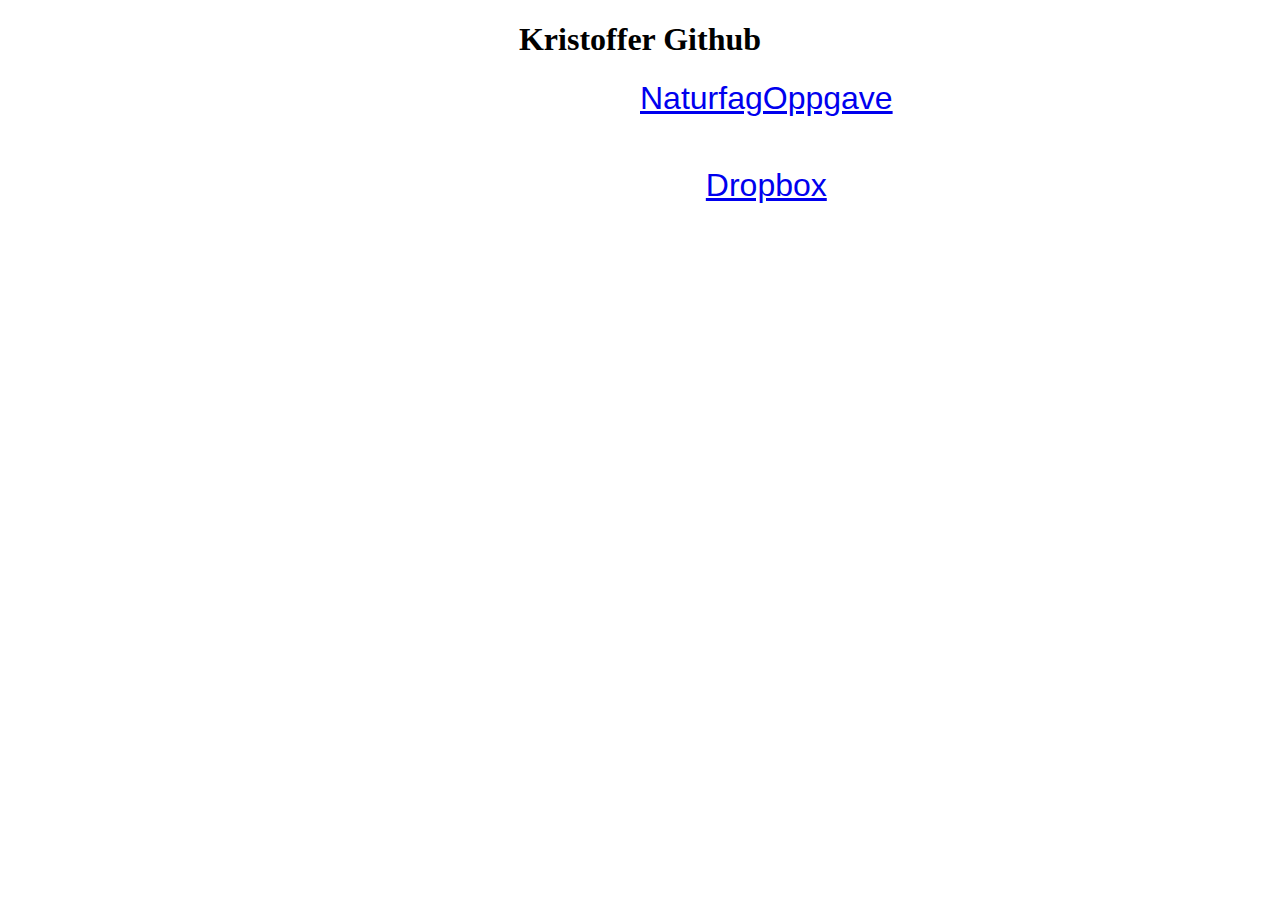
<file: index.html>
<!DOCTYPE html>

<html lang="no">

<!-- Head -->

<head>
    <title> Template </title>
    <meta charset="utf8">
    <link rel="stylesheet" type="text/css" href="css/style.css">
    <meta http-equiv="X-UA-Compatible" content="IE=edge">
    <meta name="viewport" content="width=device-width, initial-scale=1.0">
</head>

<!-- Body -->

<body>
    
    <center>
        
    <h1> Kristoffer Github </h1>
    
    <div id="Flexbox"> 
        <a href="NaturfagOppgave/index.html">NaturfagOppgave</a>
        <a href="Dropbox/index.html">Dropbox</a>
    <div>
        
    </center>
</body>

</html>
</file>
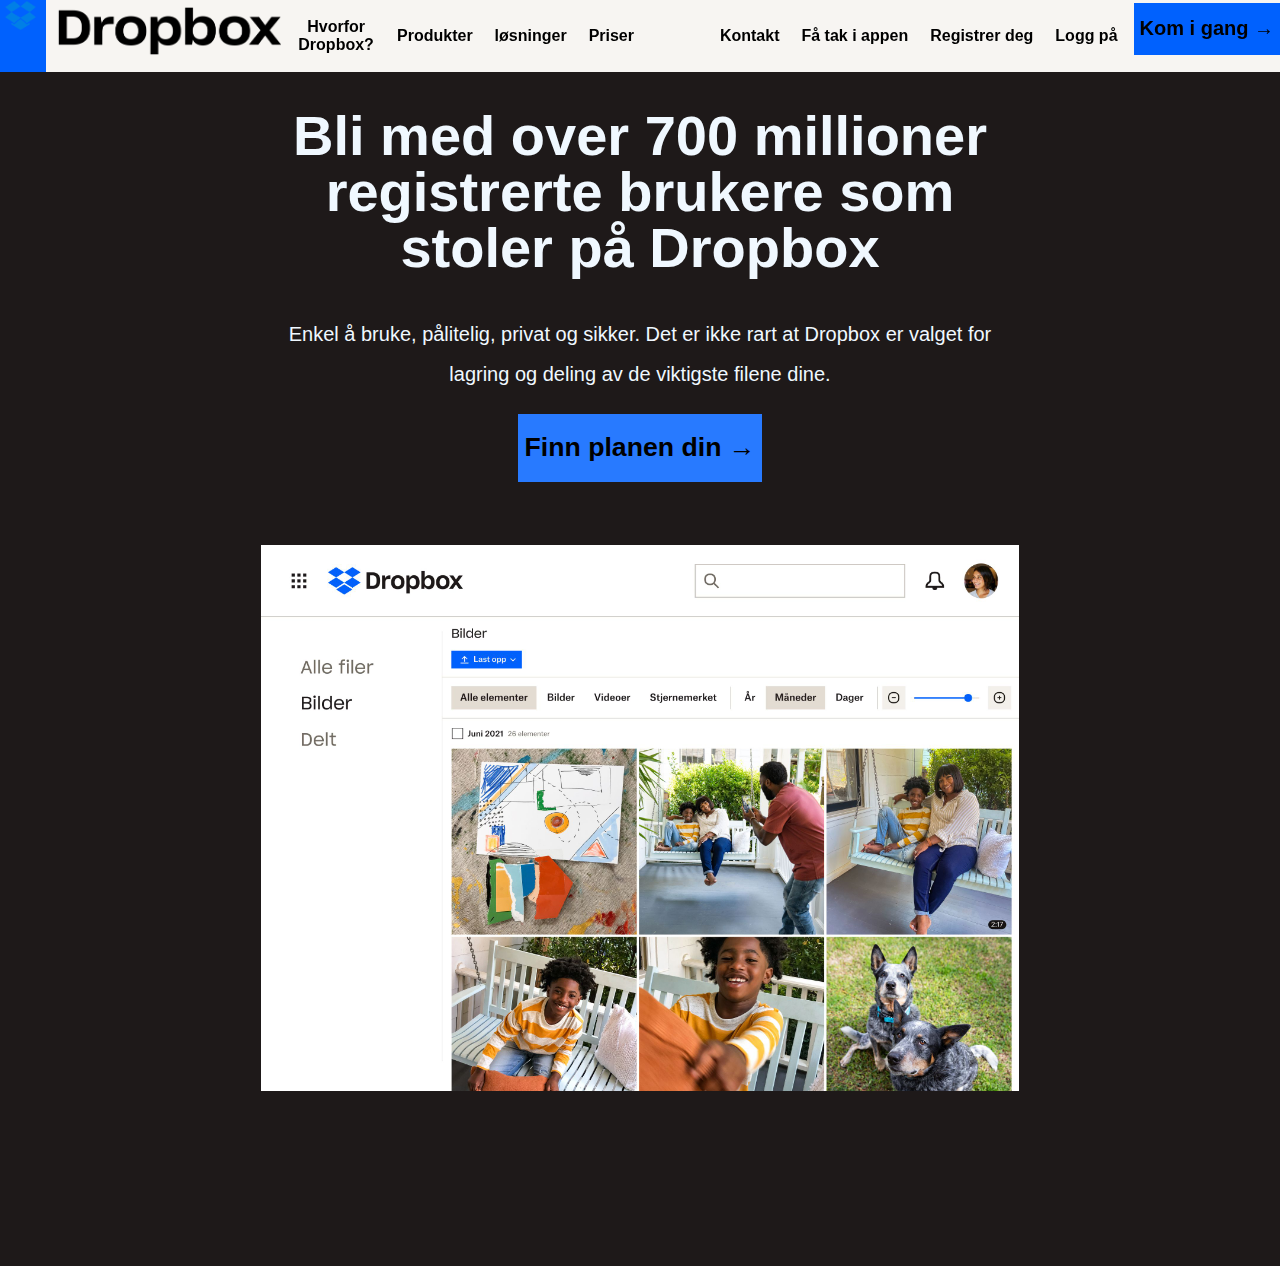
<file: Dropbox/index.html>
<!DOCTYPE html>
<html lang="no">

<head>
    <title> Dropbox </title>
    <meta charset="utf8">
    <link rel="icon" href="images/Nerd.jpg">
    <link rel="stylesheet" type="text/css" href="css/style.css">
    <meta name="viewport" content="width=device-width, initial-scale=1.0">
</head>

<body>
    <div id="index-container">
        <div id="Header-container">
            <div id="LeftSide">
                <div id="Logo">
                    <div id="DropBoxLogo">
                        <img src="images/dropbox-2-logo.png">
                    </div>
                </div>
                <div id="textlogo">
                    <img src="images/textlogo.png" width="225" height="55">
                </div>
                <div id="TextBox1">
                    <button class="Text1">
                        <h1> Hvorfor Dropbox? </h1>
                    </button>
                </div>
                <div id="TextBox1">
                    <button class="Text1">
                        <h1> Produkter </h1>
                    </button>
                </div>
                <div id="TextBox1">
                    <button class="Text1">
                        <h1> løsninger </h1>
                    </button>
                </div>
                <div id="TextBox1">
                    <button class="Text1">
                        <h1> Priser </h1>
                    </button>
                </div>
            </div>

            <div id="RightSide">
                <div id="TextBox1">
                    <button class="Text1">
                        <h1> Kontakt </h1>
                    </button>
                </div>
                <div id="TextBox1">
                    <button class="Text1">
                        <h1> Få tak i appen </h1>
                    </button>
                </div>
                <div id="TextBox1">
                    <button class="Text1">
                        <h1> Registrer deg </h1>
                    </button>
                </div>
                <div id="TextBox1">
                    <button class="Text1">
                        <h1> Logg på </h1>
                    </button>
                </div>
                <div id="TextBox1">
                    <div id="BlueThing">
                        <button class="BlueButton">
                            <h1> Kom i gang &#8594 </h1>
                        </button>
                    </div>
                </div>
            </div>
        </div>
        <div id="content">
            <center>
                <div id="h1Text">
                    <h1> Bli med over 700 millioner registrerte brukere som stoler på Dropbox </h1>
                </div>
                <div id="pText">
                    <p> Enkel å bruke, pålitelig, privat og sikker. Det er ikke rart at Dropbox er valget for lagring og
                        deling av de viktigste filene dine. </p>
                </div>
                <div id="EpicButon">
                    <button class="TheButton">
                        <h1> Finn planen din &#8594 </h1>
                    </button>
                </div>
                <div id="Image">
                    <img src="images/img.jpg">
                </div>
                <div id="pText2">
                    <p> Se hva som skiller Dropbox fra andre </p>
                </div>
            </center>

        </div>
    </div>




</body>

</html>
</file>
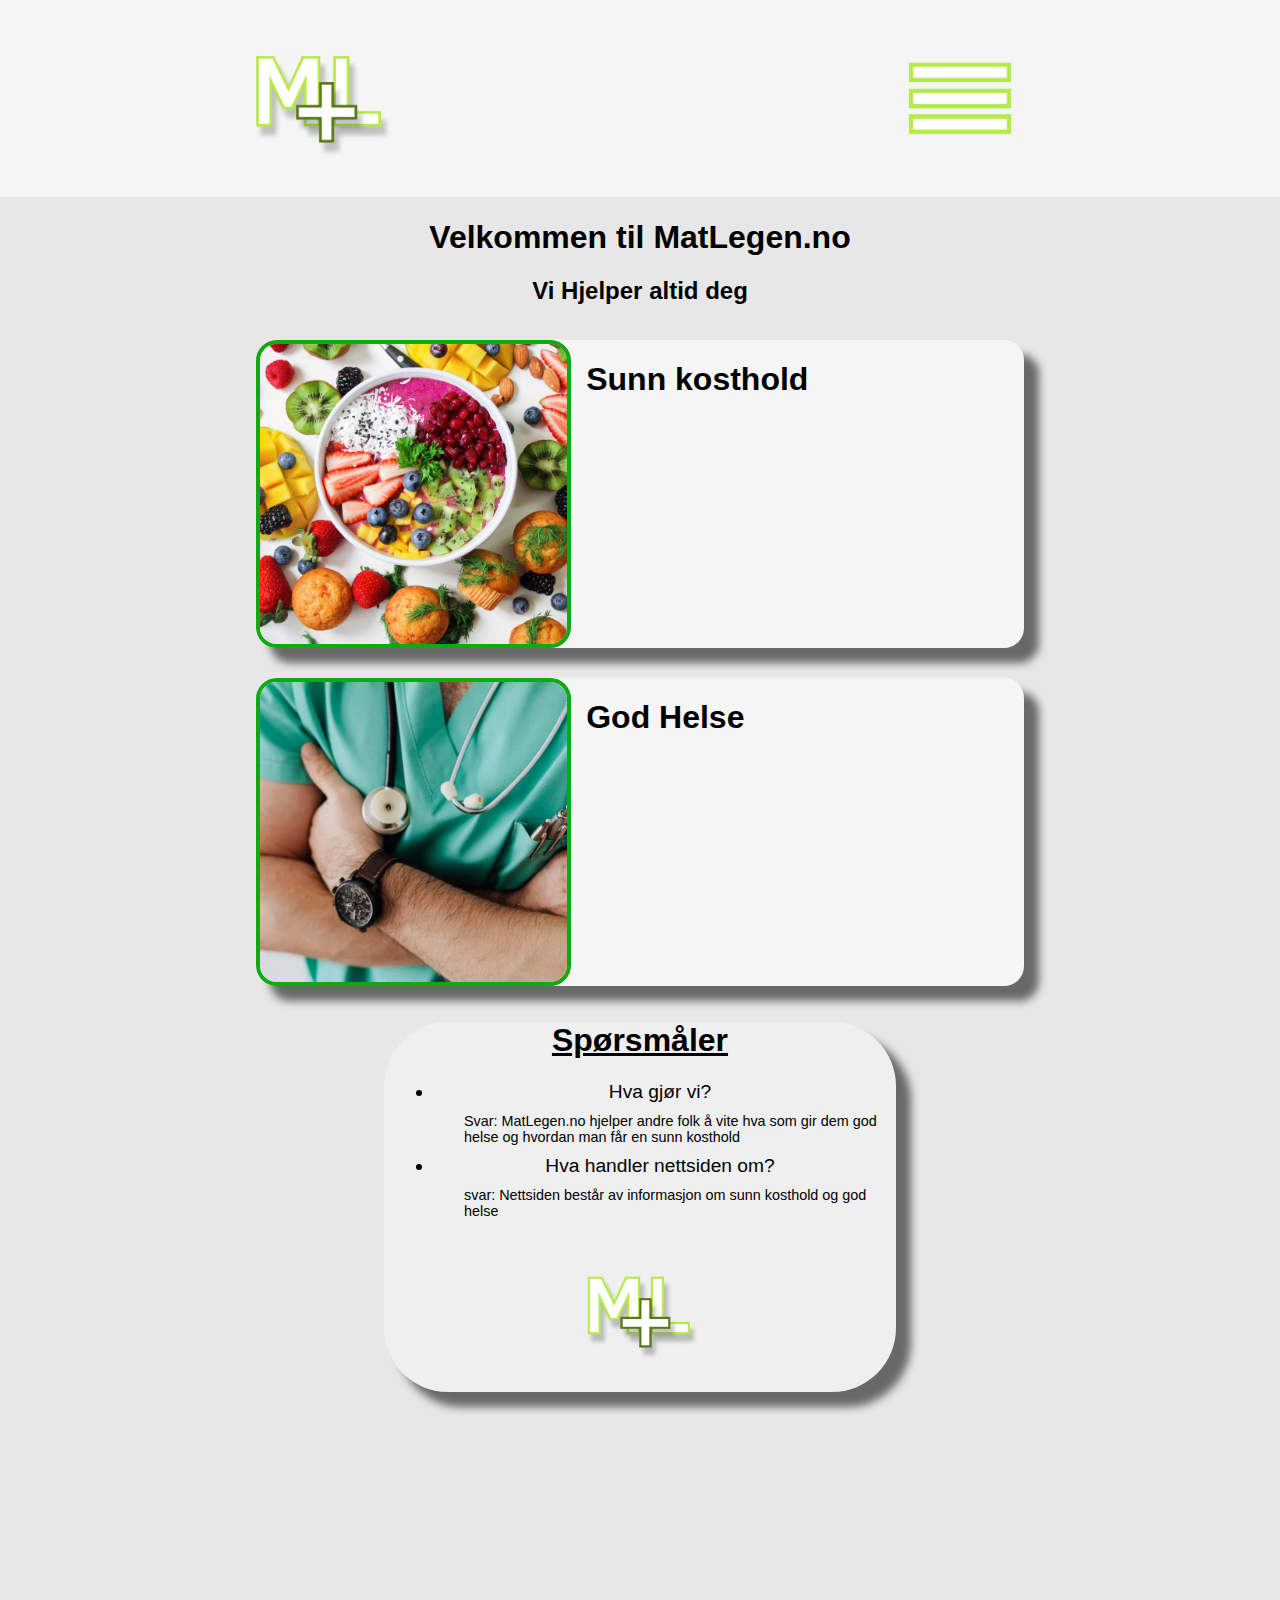
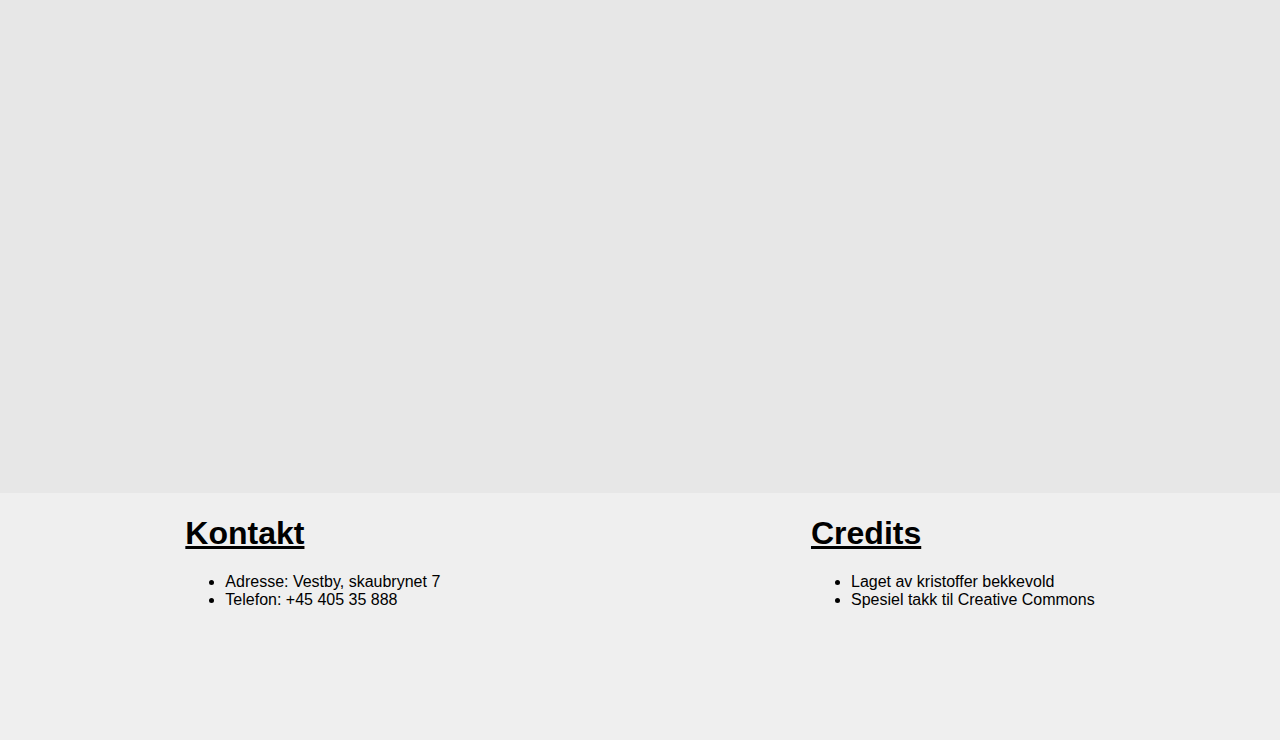
<file: NaturfagOppgave/index.html>
<!DOCTYPE html>
<html lang="no">

<!-- Comments Writen by Kristoffer Bekkevold (grunnen til dette er på engelsk er at det er lettere å kommentere på engelsk) -->

<!-- Head -->

<head>
    <title> MatLegen </title> <!-- Title -->
    <meta charset="utf8"> <!-- character set -->
    <link rel="icon" href="/images/MatlegenLogo.png"> <!-- Icon of the website -->
    <link rel="stylesheet" type="text/css" href="css/style.css"> <!-- Importing our main CSS sheet -->
    <meta http-equiv="X-UA-Compatible" content="IE=edge">
    <meta name="viewport" content="width=device-width, initial-scale=1.0">
    <script src="js/script.js"></script>
    <!-- Importing our script, this one is only used to enter different parts of the site. -->
</head>

<!-- Body -->

<body>
    <!-- Our Container that holds header, content, Footer -->
    <div id="Container">

        <!-- Start of our Header-->
        <div id="Header">
            <!-- Our content in our header Start-->

            <!-- Image logo made by kristoffer bekkevold -->
            <div id="Logo" onclick="ReturnHome()">
                <!-- ReturnHome() is located at js/script.js -->
                <img src="images/MatlegenLogo.png" alt="LogoenTilMatlegen">
            </div>


            <!-- Meny Icon made by kristoffer Bekkevold -->
            <div id="Meny" onclick="Meny()">
                <!-- Meny() is located at js/script.js -->
                <img src="images/MenyIcon.png" alt="MenyIcon">
            </div>


        </div> <!-- End of our Header -->

        <!-- Start of our Content -->
        <div id="Content">

            <!-- All our divs in Content will be centered -->
            <center>

                <h1> Velkommen til MatLegen.no </h1> <!-- H1 text -->
                <h2> Vi Hjelper altid deg </h2> <!-- H2 Text -->

                <!-- The mainline buttons -->
                <div id="ButtonContainer" onclick="SunnKostholdPage()">

                    <!-- Image for button (License: Creative Commons)-->
                    <img src="images/HealthyFood.jpeg" alt="SunnkostholdBilde">

                    <h1> Sunn kosthold </h1>

                </div>

                <div id="ButtonContainer" onclick="GodHelsePage()">

                    <!-- Image for button (License: Creative Commons)-->
                    <img src="images/godhelse.webp" alt="GodHelseBilde">

                    <h1> God Helse </h1>

                </div>
                <!-- End of the mainline buttons -->


                <!-- Spørsmålers bord  -->
                <div id="SpørsmålerBord">

                    <h1> Spørsmåler </h1>

                    <ul type="disc">

                        <li> Hva gjør vi? </li>

                        <dd>Svar: MatLegen.no hjelper andre folk å vite hva som gir dem god helse og hvordan man får
                            en
                            sunn kosthold </dd>

                        <li> Hva handler nettsiden om? </li>

                        <dd>svar: Nettsiden består av informasjon om sunn kosthold og god helse </dd>

                    </ul>

                    <img src="images/MatlegenLogo.png" alt="LogoenTilMatlegen">

                </div>
                <!-- End of Spørsmålers bord -->


            </center>

        </div> <!-- End of our Content -->

        <!-- Start of our Footer -->
        <div id="Footer">

            <!-- 2 parts of our Footer (Kontakt, Credits) -->

            <div id="Kontakt">
                <h1> Kontakt </h1>

                <ul>
                    <li> Adresse: Vestby, skaubrynet 7 </li>

                    <li> Telefon: +45 405 35 888 </li>
                </ul>

            </div>

            <div id="Credits">
                <h1> Credits </h1>

                <ul>
                    <li> Laget av kristoffer bekkevold </li>

                    <li> Spesiel takk til Creative Commons </li>
                </ul>

            </div>

        </div> <!-- End of our Footer -->

    </div> <!-- End of our Container -->


</body>

</html>
</file>
<file: css/style.css>
#Flexbox {
    display: inline-flex;
    flex-direction: column;
    position: absolute;
    justify-content: center;
    font-family: Impact, Haettenschweiler, 'Arial Narrow Bold', sans-serif;
    font-size: xx-large;
    gap: 50px;
    text-align: center;
}
</file>
<file: Dropbox/css/style.css>
#index-container {
    display: flex;
}

#Header-container {
    display: inline-flex;
    position: fixed;
    justify-content: flex-start;
    margin: auto;
    width: 100%;
    height: 8%;
    background-color: #f7f5f2;
    flex-direction: row;
    top: 0;
    left: 0;

}


#RightSide {
    display: inline-flex;
    position: fixed;
    justify-content: flex-end;
    flex-direction: row;
    -ms-flex-align: end;
    width: 100%;
    height: 8%;
    gap: 10px;
    flex: 2;
}

#LeftSide {
    display: inline-flex;
    position: fixed;
    justify-content: flex-start;
    width: 50%;
    height: 8%;
    gap: 10px;
    flex: 1;
}


#Logo {
    width: 12%;
    height: auto;
    background-color: #0061fe;

}

#DropBoxLogo img {
    width: 90%;
    height: 90%;
}

#BlueThing {
    position: relative;
    margin-top: 3px;
    text-decoration: aliceblue;
    color: white;
}

.BlueButton {
    vertical-align: middle;
    font-size: 10px;
    background-color: #0061fe;
    border: none;
    height: max-content;
}


.Text1 {
    height: 100%;
    vertical-align: middle;
    font-size: 8px;
    background-color: #f7f5f2;
    border: none;
}


.Text1:hover {
    background-color: #c0bbb4;
}

.BlueButton:hover {
    background-color: #287aff;
}


body {
    background-color: #1e1919;
}

#content {
    display: flex;
    flex-direction: column;
    height: 1250px;
    width: 100%;
}

#h1Text {
    color: aliceblue;
    font-family: 'Gill Sans', 'Gill Sans MT', Calibri, 'Trebuchet MS', sans-serif;
    font-size: 28px;
    line-height: 200%;
    font-weight: 400;
    margin-top: 100px;
    width: 60%;
}

#pText {
    color: aliceblue;
    font-family: 'Gill Sans', 'Gill Sans MT', Calibri, 'Trebuchet MS', sans-serif;
    font-size: 20px;
    line-height: 200%;
    font-weight: 400;
    margin: auto;
    padding: 0;
    width: 60%;
}

#pText2 {
    display: none;
    color: aliceblue;
    font-family: 'Gill Sans', 'Gill Sans MT', Calibri, 'Trebuchet MS', sans-serif;
    font-size: 52.5px;
    line-height: 70%;
    font-weight: 300;
    margin: auto;
    padding: 0;
}

#EpicButton {
    border: none;
}

.TheButton {
    border: none;
    background-color: #287aff;
}

.TheButton:hover {
    border: none;
    background-color: #72a5f7;
}

#Image img {
    margin-top: 5%;
    width: 60%;
    height: 60%;
}

/*mobile display*/

@media only screen and (max-width: 1200px) {
    #index-container {
        display: flex;
    }

    #Header-container {
        display: flex;
        position: fixed;
        justify-content: flex-start;
        width: 100%;
        height: 5%;
        background-color: #f7f5f2;
        top: 0;
        left: 0;

    }

    #RightSide {
        display: inline-flex;
        position: fixed;
        justify-content: flex-end;
        -ms-flex-align: end;
        width: 100%;
        height: 5%;
        gap: 5px;
    }

    #LeftSide {
        display: inline-flex;
        position: fixed;
        justify-content: flex-start;
        width: 10%;
        height: 5%;
        gap: 5px;
    }

    #DropBoxLogo {
        max-width: 70%;
        height: 50%;
        width: auto\9;
    }

    #BlueThing {
        position: relative;
        margin-top: 3px;
        text-decoration: aliceblue;
        color: white;
    }

    .BlueButton {
        height: 70%;
        vertical-align: middle;
        font-size: 10px;
        background-color: #0061fe;
        border: none;
    }


    .Text1 {
        height: 90%;
        vertical-align: middle;
        font-size: 6px;
        background-color: #f7f5f2;
        border: none;
    }


    .Text1:hover {
        background-color: #c0bbb4;
    }

    .BlueButton:hover {
        background-color: #287aff;
    }

}
</file>
<file: NaturfagOppgave/css/style.css>
/* Setting our Main container to flex */
#Container {
    display: flex;
    flex-direction: column;
    position: absolute;
    top: 0;
    left: 0;
    right: 0;
    bottom: 0;
    /*height: 120vh;*/
    height: 260vh;
}

/* 
Min FargePallet:
-svak hvit: 239, 239, 239
-sterkere hvis: 245, 245, 245
-litt mørkere: hvit 210, 210, 210
-sterk grønnfarge: 14, 170, 14
*/

/* Desktop */

/* Start of Header Design */
#Header {
    display: inline-flex;
    flex-direction: row;
    justify-content: space-around;
    background-color: rgb(245, 245, 245);
    box-shadow: 50px;
    width: 100%;
    height: 8%;
    padding: 5px 0px;
}



/* Setting our Header Images 100% in both heigh and width which makes it sized around the div */
#Header img {
    height: 100%;
    width: 100%;
}

/* Changing our Cursor to pointer when hovering the Header images*/
#Header img:hover {
    cursor: pointer;
}

/* End of Header Design */

/* Start of our Styling for Content */
#Content {
    background-color: rgb(231, 231, 231);
    width: 100%;
    height: 100%;
}

/* Setting up our font and size for h1 texts */
#Content h1 {
    font-weight: 200px;
    font-size: 2rem;
    font-family: Rubik, sans-serif;
    word-wrap: break-word;
}

#Content h2 {
    font-weight: 100px;
    font-family: Rubik, sans-serif;
    word-wrap: break-word;
}

/* Styling our Buttons */
#ButtonContainer {
    display: inline-flex;
    flex-direction: row;
    text-align: center;
    gap: 15px;
    background-color: rgb(245, 245, 245);
    width: 60%;
    height: 15%;
    border-radius: 20px;
    box-shadow: 0.9rem 0.9rem 0.5rem rgb(104, 104, 104);
    margin: 15px;
}

/* Styling our The image inside the button container to make it fit */
#ButtonContainer img {
    height: 300px;
    width: 40%;
    object-fit: cover;

    background-color: rgb(245, 245, 245);
    border: solid rgb(14, 170, 14) 4px;
    border-radius: 1.3rem;
}

/* Giving the buttonContainer a blue border when hovering and changing the cursor to pointer */
#ButtonContainer:hover {
    border: solid rgb(14, 118, 170) 4px;
    height: fit-content;
    cursor: pointer;
}

/* Styling the spørsmålers bord  */
#SpørsmålerBord {
    text-align: center;
    background-color: rgb(239, 239, 239);
    width: 40%;
    border-radius: 4rem;
    box-shadow: 0.9rem 0.9rem 0.5rem rgb(104, 104, 104);
}

#SpørsmålerBord h1 {
    text-decoration-line: underline;
}

#SpørsmålerBord li {
    font-size: larger;
    font-family: Rubik, sans-serif;
    margin: 10px;
}

#SpørsmålerBord dd {
    text-align: center;
    text-align: left;
    font-size: 0.9rem;
    font-family: Rubik, sans-serif;
    gap: 50px;
}

#SpørsmålerBord img {
    height: 30%;
    width: 30%;
}

/* End of the Styling of our Content */

/* Styling of our Footer */
#Footer {
    display: inline-flex;
    flex-direction: row;
    justify-content: space-around;
    background-color: rgb(239, 239, 239);
    width: 100%;
    height: 13%;
    font-size: 1rem;
    font-family: Rubik, sans-serif;

}

#Footer h1 {
    text-decoration-line: underline;
}

#Footer li {
    text-decoration-line: none;
}

/* End the of the styling of our Footer */

/* Mobile Version (Dette var jobbet med før desktop versjonen)*/
@media only screen and (max-width: 600px) {

    #Container {
        height: 180vh;
    }

    #Content h1 {
        font-weight: 200px;
        font-size: 1.7rem;
        font-family: Rubik, sans-serif;
        word-wrap: break-word;
    }

    #Header {
        justify-content: space-between;
    }

    #Meny img {
        width: 100%;
        height: 100%;
    }

    #ButtonContainer {
        display: inline-flex;
        flex-direction: row;
        text-align: center;
        gap: 10px;
        background-color: rgb(245, 245, 245);
        width: 80%;
        height: 20%;
        border-radius: 20px;
        box-shadow: 10px 10px 5px rgb(104, 104, 104);
    }

    #ButtonContainer:hover {
        border: solid rgb(14, 118, 170) 4px;
        height: fit-content;
    }

    #ButtonContainer img {
        height: 150px;
        width: 50%;
        object-fit: cover;

        background-color: rgb(245, 245, 245);
        border: solid rgb(14, 170, 14) 4px;
        border-radius: 25px;
    }

    #ButtonContainer h1 {
        text-align: center;
        padding: 15px;
    }

    #SpørsmålerBord {
        text-align: center;
        background-color: rgb(239, 239, 239);
        width: 80%;
        border-radius: 50px;
        box-shadow: 10px 10px 5px rgb(104, 104, 104);
    }

    #SpørsmålerBord img {
        height: 100%;
        width: 100%;
    }

    #Footer {
        text-align: center;
        font-size: 0.8rem;
    }

    #Footer li {
        text-decoration-line: none;
    }

}

@media only screen and (max-height: 700px) {
    #Container {
        height: 270vh;
    }
}
</file>
